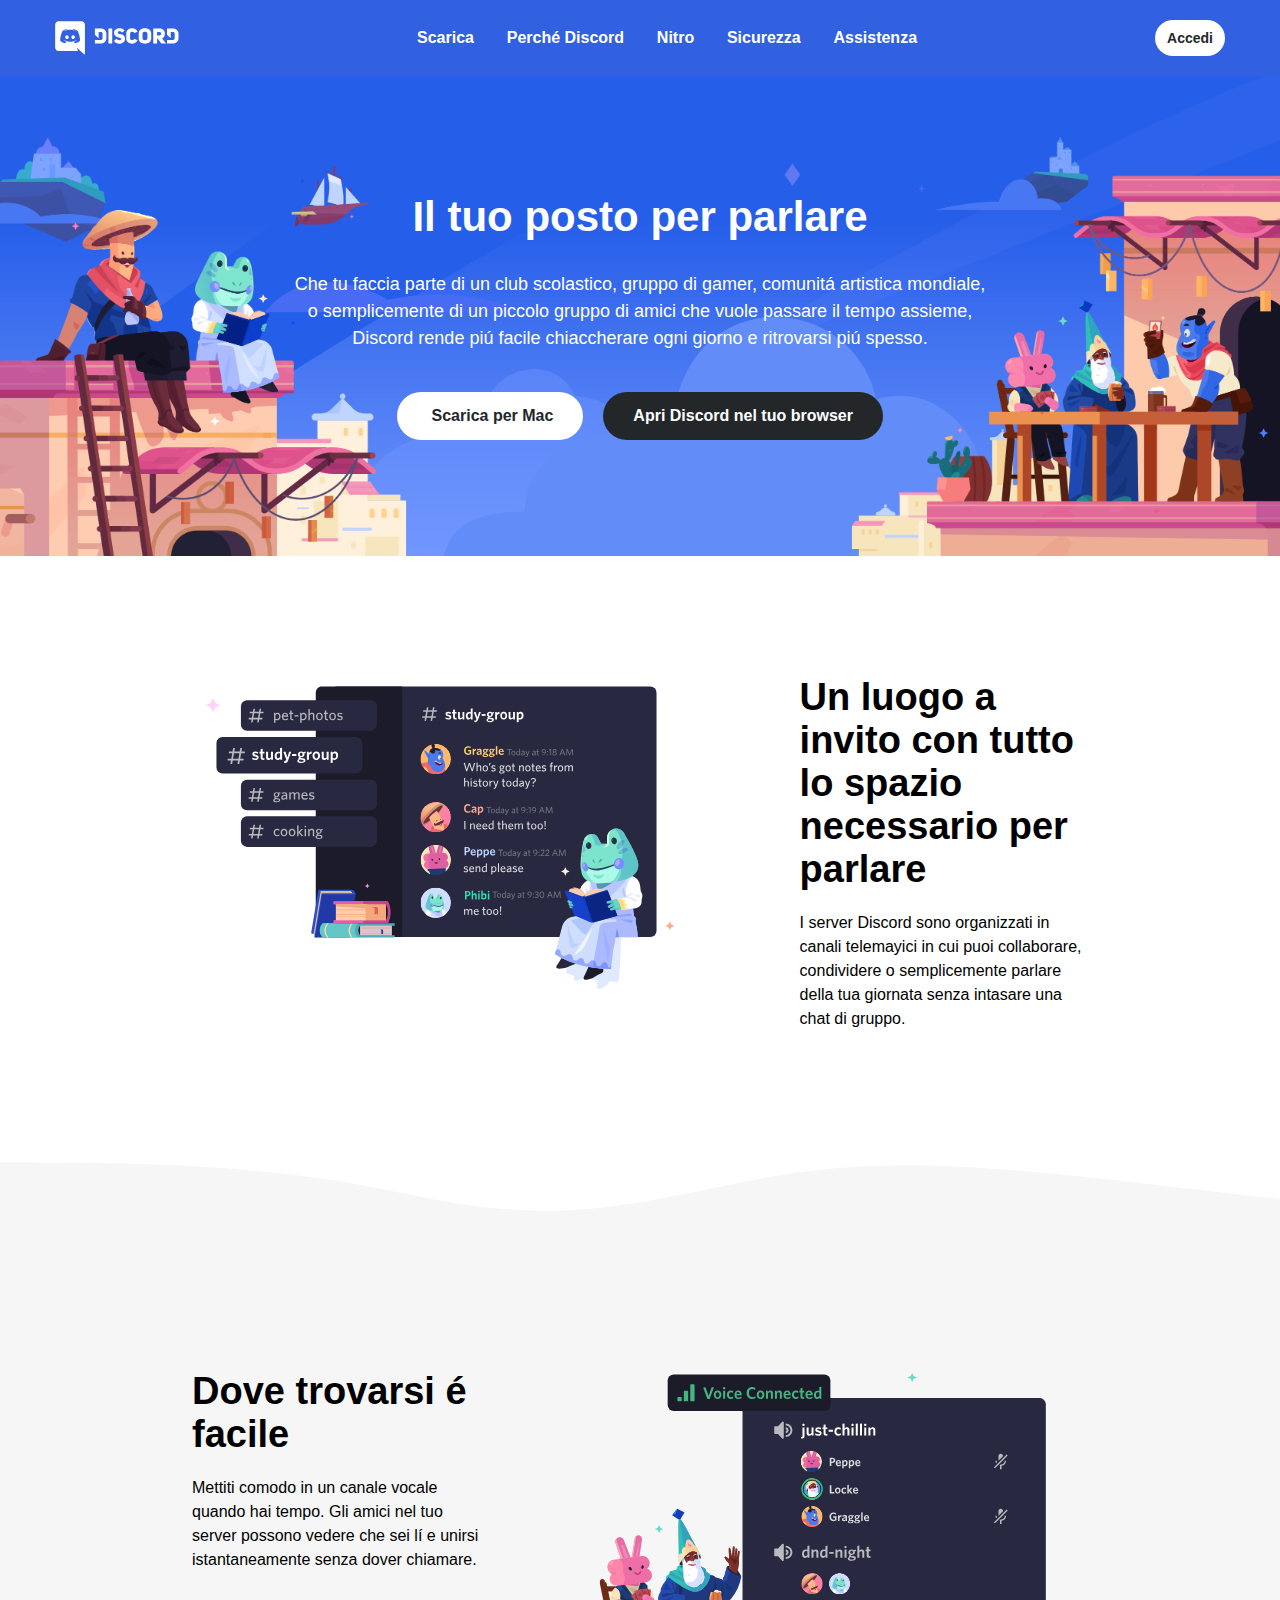
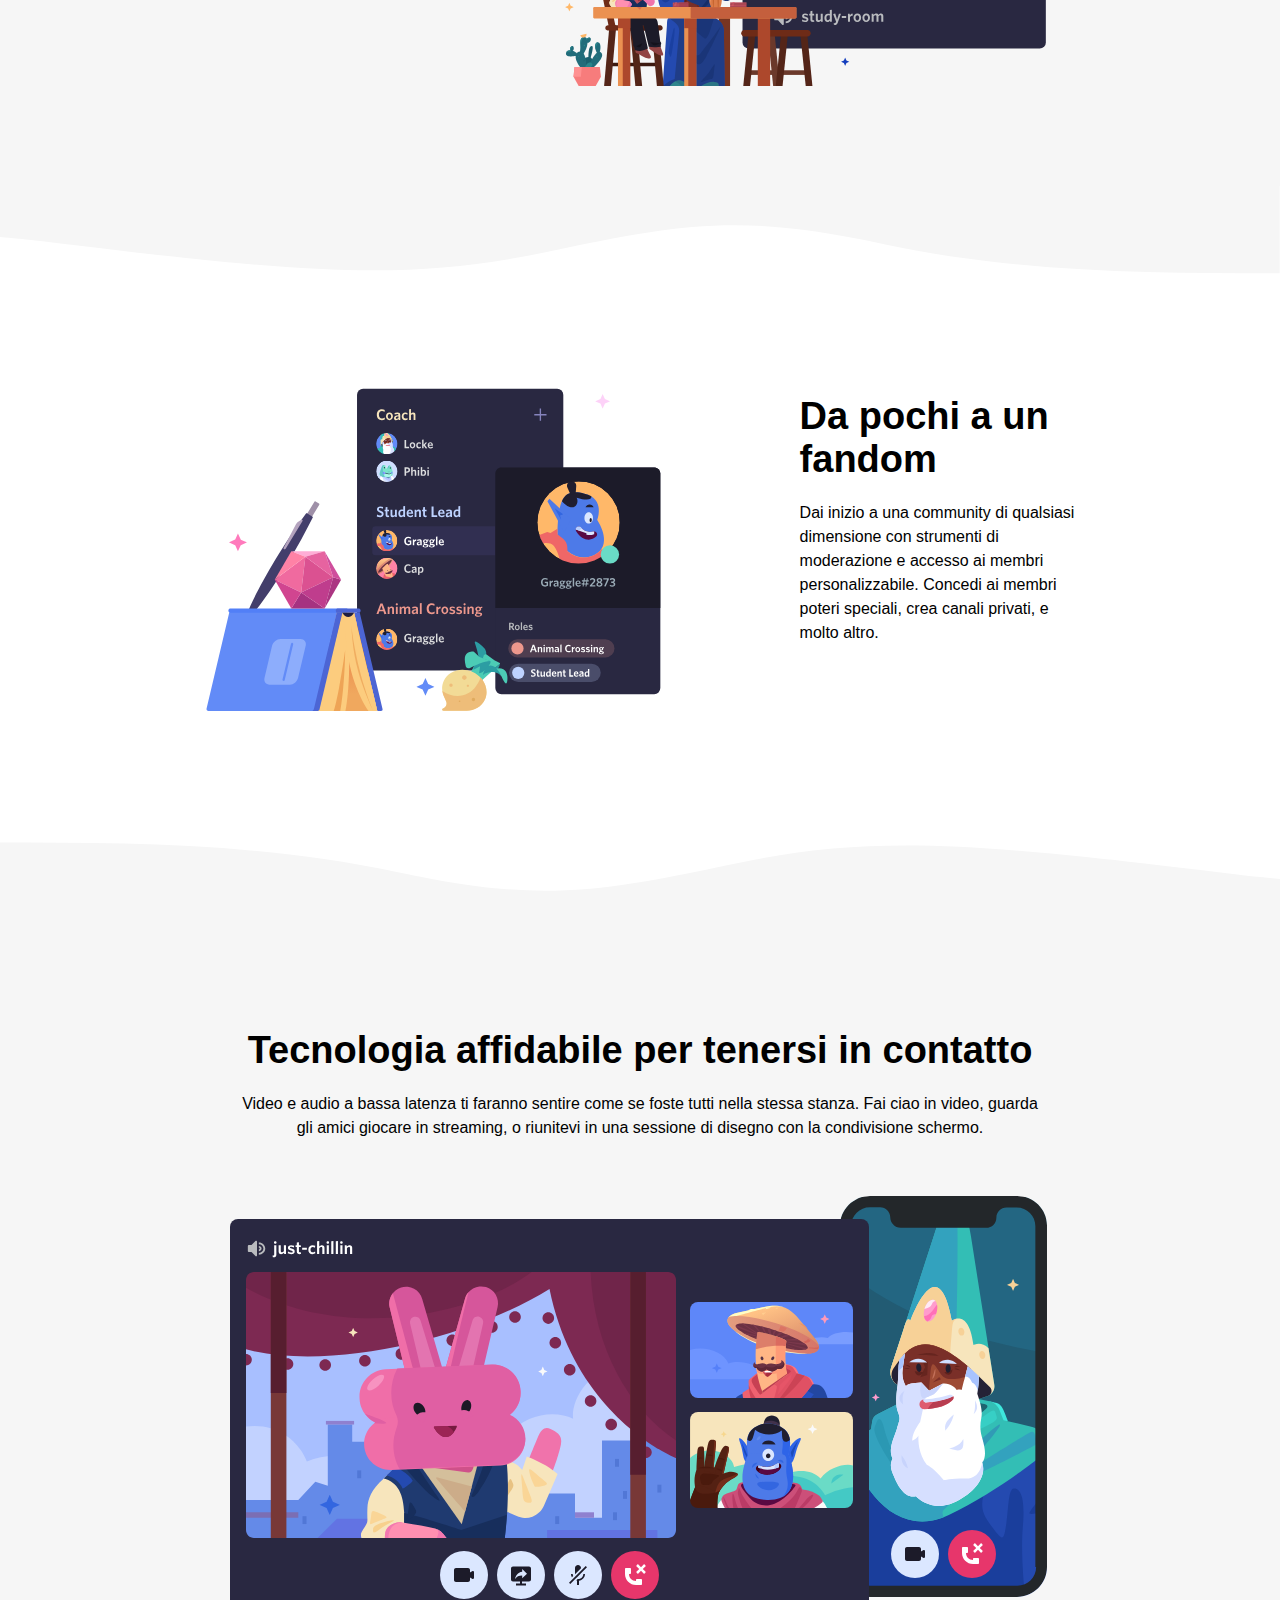
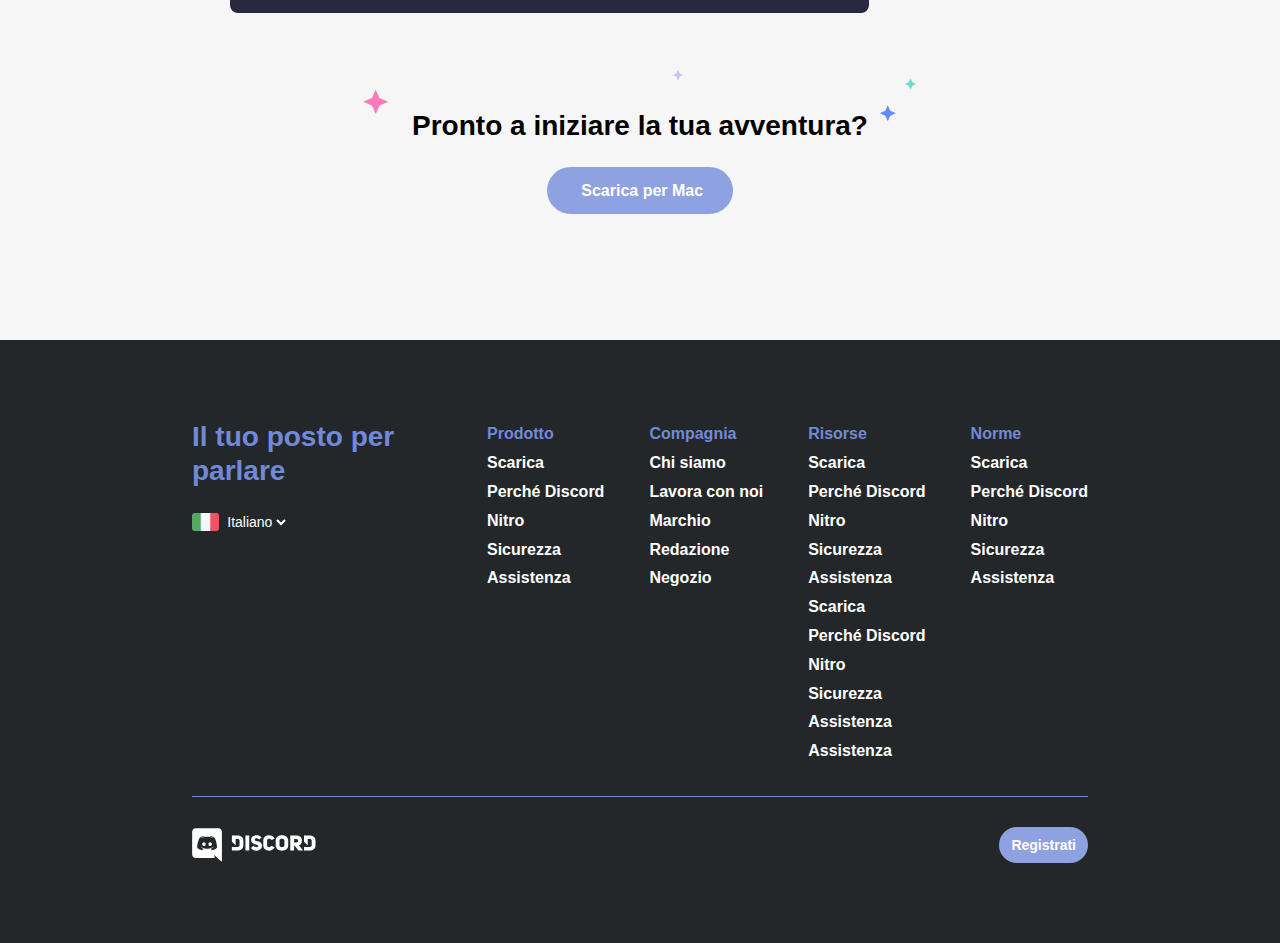
<file: index.html>
<!DOCTYPE html>
<html lang="en">
<head>
    <meta charset="UTF-8">
    <meta http-equiv="X-UA-Compatible" content="IE=edge">
    <meta name="viewport" content="width=device-width, initial-scale=1.0">
    <link rel="stylesheet" href="https://cdnjs.cloudflare.com/ajax/libs/font-awesome/6.2.0/css/all.min.css" integrity="sha512-xh6O/CkQoPOWDdYTDqeRdPCVd1SpvCA9XXcUnZS2FmJNp1coAFzvtCN9BmamE+4aHK8yyUHUSCcJHgXloTyT2A==" crossorigin="anonymous" referrerpolicy="no-referrer" />
    <link rel="stylesheet" href="./css/style.css">
    <title>Discord</title>
</head>
<body>
    
    <!-- HEADER: NAV + HERO -->

    <header>
        <nav class=" container flexbox">
            <img src="img/logo.svg" alt="Discord logo">

            <ul class="flexbox">
                <li><a href="#">Scarica</a></li>
                <li><a href="#">Perch&eacute; Discord</a></li>
                <li><a href="#">Nitro</a></li>
                <li><a href="#">Sicurezza</a></li>
                <li><a href="#">Assistenza</a></li>
            </ul>

            <a class="btn-small" href="#">Accedi</a>
        </nav>

        <section class="hero flexbox">
            <div class="inner-hero">
                <h1>Il tuo posto per parlare</h1>
                <p>Che tu faccia parte di un club scolastico, gruppo di gamer, comunit&aacute; artistica mondiale, o semplicemente di un piccolo gruppo di amici che vuole passare il tempo assieme, Discord rende pi&uacute; facile chiaccherare ogni giorno e ritrovarsi pi&uacute; spesso.</p>
                <div class="buttons-hero">
                    <a href="#" class="btn-big"><i class="fa-solid fa-down-long"></i>&nbsp;Scarica per Mac</a>
                    <a href="#" class="btn-big btn-black">Apri Discord nel tuo browser</a>
                </div>
            </div>
        </section>
    </header>
     
    <!-- MAIN: 4 SECTION -->

    <main>
        <section>
            <div class="flex-container">
                <img class="img-main" src="img/item1.svg" alt="study-group">
                <div class="txt">
                    <h2>Un luogo a invito con tutto lo spazio necessario per parlare</h2>
                    <p>I server Discord sono organizzati in canali telemayici in cui puoi collaborare, condividere o semplicemente parlare della tua giornata senza intasare una chat di gruppo.</p>
                </div>
            </div>
        </section>

        <div class="wave">
            <svg class="wave-1hkxOo" version="1.1" xmlns="http://www.w3.org/2000/svg" viewBox="0 0 1440 100" preserveAspectRatio="none"><path class="wavePath-haxJK1 animationPaused-2hZ4IO" d="M826.337463,25.5396311 C670.970254,58.655965 603.696181,68.7870267 447.802481,35.1443383 C293.342778,1.81111414 137.33377,1.81111414 0,1.81111414 L0,150 L1920,150 L1920,1.81111414 C1739.53523,-16.6853983 1679.86404,73.1607868 1389.7826,37.4859505 C1099.70117,1.81111414 981.704672,-7.57670281 826.337463,25.5396311 Z" fill="currentColor"></path></svg>
        </div>

        <section class="bg-gray">
            <div class="flex-container row-reverse">
                <img class="img-main" src="img/item2.svg" alt="voice connected">
                <div class="txt">
                    <h2>Dove trovarsi &eacute; facile</h2>
                    <p>Mettiti comodo in un canale vocale quando hai tempo. Gli amici nel tuo server possono vedere che sei l&iacute; e unirsi istantaneamente senza dover chiamare.</p>
                </div>
            </div>
        </section>

        <div class="wave-bottom">
            <svg class="wave-1hkxOo" version="1.1" xmlns="http://www.w3.org/2000/svg" viewBox="0 0 1440 100" preserveAspectRatio="none"><path class="wavePath-haxJK1 animationPaused-2hZ4IO" d="M826.337463,25.5396311 C670.970254,58.655965 603.696181,68.7870267 447.802481,35.1443383 C293.342778,1.81111414 137.33377,1.81111414 0,1.81111414 L0,150 L1920,150 L1920,1.81111414 C1739.53523,-16.6853983 1679.86404,73.1607868 1389.7826,37.4859505 C1099.70117,1.81111414 981.704672,-7.57670281 826.337463,25.5396311 Z" fill="currentColor"></path></svg>
        </div>

        <section>
            <div class="flex-container">
                <img class="img-main" src="img/item3.svg" alt="fandom channels">
            <div class="txt">
                <h2>Da pochi a un fandom</h2>
                <p>Dai inizio a una community di qualsiasi dimensione con strumenti di moderazione e accesso ai membri personalizzabile. Concedi ai membri poteri speciali, crea canali privati, e molto altro.</p>
            </div>
            </div>
        </section>

        <div class="wave">
            <svg class="wave-1hkxOo" version="1.1" xmlns="http://www.w3.org/2000/svg" viewBox="0 0 1440 100" preserveAspectRatio="none"><path class="wavePath-haxJK1 animationPaused-2hZ4IO" d="M826.337463,25.5396311 C670.970254,58.655965 603.696181,68.7870267 447.802481,35.1443383 C293.342778,1.81111414 137.33377,1.81111414 0,1.81111414 L0,150 L1920,150 L1920,1.81111414 C1739.53523,-16.6853983 1679.86404,73.1607868 1389.7826,37.4859505 C1099.70117,1.81111414 981.704672,-7.57670281 826.337463,25.5396311 Z" fill="currentColor"></path></svg>
        </div>

        <section class="bg-gray">

            <div class="single-column">
                <div class="contents">
                    <h2>Tecnologia affidabile per tenersi in contatto</h2>
                    <p>Video e audio a bassa latenza ti faranno sentire come se foste tutti nella stessa stanza. Fai ciao in video, guarda gli amici giocare in streaming, o riunitevi in una sessione di disegno con la condivisione schermo.</p>
                </div>
    
                <img src="img/item4-big.svg" alt="">
                
                <div class="call-to-action">
                    <h3>Pronto a iniziare la tua avventura?</h3>
                    <a href="#" class="btn-big btn-liliac"><i class="fa-solid fa-down-long"></i>&nbsp;Scarica per Mac</a>   
                </div>
                
            </div>

        </section>

    </main>

    

    <!-- FOOTER -->

    <footer>
        <div class="footer-container">
            <div class="footer-row">
                <div class="footer-col">
                    <h3>Il tuo posto per parlare</h3>
                    
                    <img class="flag" src="img/ita.png" alt="italian flag">
                    
                     <select class="lang">
                        <option>Italiano</option>
                        <option>English</option>
                     </select>

                    <div class="social-links">
                        <a href="#"><i class="fab fa-twitter"></i></a>
                        <a href="#"><i class="fab fa-instagram"></i></a>
                        <a href="#"><i class="fab fa-facebook-f"></i></a>
                        <a href="#"><i class="fab fa-youtube"></i></a>
                    </div>
                </div>
                <div class="footer-col">
                    <h4>Prodotto</h4>
                    <ul>
                        <li><a href="#">Scarica</a></li>
                        <li><a href="#">Perch&eacute Discord</a></li>
                        <li><a href="#">Nitro</a></li>
                        <li><a href="#">Sicurezza</a></li>
                        <li><a href="#">Assistenza</a></li>
                    </ul>
                </div>

                <div class="footer-col">
                    <h4>Compagnia</h4>
                    <ul>
                        <li><a href="#">Chi siamo</a></li>
                        <li><a href="#">Lavora con noi</a></li>
                        <li><a href="#">Marchio</a></li>
                        <li><a href="#">Redazione</a></li>
                        <li><a href="#">Negozio</a></li>

                    </ul>
                </div>

                <div class="footer-col">
                    <h4>Risorse</h4>
                    <ul>
                        <li><a href="#">Scarica</a></li>
                        <li><a href="#">Perch&eacute Discord</a></li>
                        <li><a href="#">Nitro</a></li>
                        <li><a href="#">Sicurezza</a></li>
                        <li><a href="#">Assistenza</a></li>
                        <li><a href="#">Scarica</a></li>
                        <li><a href="#">Perch&eacute Discord</a></li>
                        <li><a href="#">Nitro</a></li>
                        <li><a href="#">Sicurezza</a></li>
                        <li><a href="#">Assistenza</a></li>
                        <li><a href="#">Assistenza</a></li>
                    </ul>
                </div>

                <div class="footer-col">
                    <h4>Norme</h4>
                    <ul>
                        <li><a href="#">Scarica</a></li>
                        <li><a href="#">Perch&eacute Discord</a></li>
                        <li><a href="#">Nitro</a></li>
                        <li><a href="#">Sicurezza</a></li>
                        <li><a href="#">Assistenza</a></li>
                    </ul>
                </div>
            </div>

            <div class="footer-bottom">
                <img src="img/logo.svg" alt="Discord logo">
                <a class="btn-small btn-liliac" href="#">Registrati</a>
            </div>

        </div>



    </footer>

      

</body>
</html>
</file>
<file: css/style.css>
/* COLORS ROOT  */

:root{
    --black: #23272a;
    --white: #ffffff;
    --gray: #f6f6f6;
    --blue: #3161e0;
    --liliac-btn: #8ea1e1 ;
    --liliac-txt: #7289da ;
}

/* UTILITY */
*{
    margin: 0;
    padding: 0;
    box-sizing: border-box;   
}

/* GENERAL RULES */

body{
    font-family: Helvetica, Arial, sans-serif;
    background-color: var(--white);
}

.container{
    max-width: 1170px;
    margin: 0 auto;
}

header{
    background-color: var(--blue);
    color: var(--white);
}

footer{
    background-color: var(--black);
    color: var(--white);
}

li{
    list-style: none;
    font-weight: bold;
}

li a{
    color: var(--white);
    text-decoration: none;
}

nav a:hover{
    text-decoration: underline;
}

.btn-small{
    background-color: var(--white);
    color: var(--black);
    border-radius: 20px;
    padding: 10px 12px;
    text-decoration: none;
    font-size: 14px;
    font-weight: bold;
}

.btn-big{
    background-color: var(--white);
    color: var(--black);
    border-radius: 50px;
    padding: 15px 30px;
    text-decoration: none;
    font-size: 16px;
    font-weight: bold;
}

.btn-black{
    background-color: var(--black);
    color: var(--white);
}

.btn-liliac{
    background-color: var(--liliac-btn);
    color: var(--white);
}

/* HEADER */

.flexbox{
    display: flex;
    flex-flow: row wrap;
    justify-content: space-between;
    align-items: center;
}

nav{
    padding: 20px 0;
}

header nav ul{
    min-width: 500px;
}

.hero{
    background-image: url('../img/jumbo.png');
    background-size: cover;
    height: 480px;
    display: flex;
    justify-content: center;
    align-items: center;
}

.inner-hero{
    text-align: center;
    max-width: 700px;
}

h1{
    font-size: 42px;
    padding-bottom: 30px;
}

header p{
    font-size: 18px;
    padding-bottom: 40px;
    line-height: 1.5;
}

.buttons-hero{
    display: flex;
    justify-content: center;
    align-items: center;
    column-gap: 20px;
}

.buttons-hero a:hover{ 
    box-shadow: 5px 10px 20px var(--gray);
}

/*MAIN */

.bg-gray{
    background-color: var(--gray);
}

main h2{
    font-size: 38px;
    padding-bottom: 20px;
}

main h3{
    font-size: 28px;
    padding-bottom: 40px;
}

main p{
    font-size: 16px;
    line-height: 1.5;
}

.flex-container, .single-column{
    max-width: 1170px;
    width: 70%;
    margin: 0 auto;
}

.flex-container{
    padding: 100px  0;
    display: flex;
    justify-content: center;
    align-items: flex-start;
}

.img-main{
    width: 60%;
    padding-right: 20px;
}

.txt{
    width: 40%;
    padding-left: 70px;
    padding-top: 20px;
}

.row-reverse{
    flex-direction: row-reverse; 
}

.row-reverse .txt{
   padding-right: 60px;
   padding-left: 0;
}

.wave svg{
    color: var(--gray);
    display: block;
    padding-top: 30px;
}

.wave-bottom svg{
    color: var(--gray);
    display: block;
    transform: rotate(180deg);
    
}

.single-column{
    padding: 100px 0;
    text-align: center;
    display: flex;
    flex-direction: column;
    justify-content: space-between;
    align-items: center; 
}

.contents{
    width: 800px;
}

.call-to-action{
    background-image: url('../img/stars.svg');
    background-size: contain;
    background-repeat: no-repeat;
    padding: 40px 50px;   
}

/* FOOTER */

.footer-container{
    max-width: 1170px;
    width: 70%;
    margin: 0 auto;
    padding: 80px 0;
}

.footer-row{
    line-height: 1.8;
    display: flex;
    flex-wrap: wrap;
    justify-content: space-between;
    padding-bottom: 30px;
    border-bottom: 1px solid var(--liliac-txt);
}

.footer-col h3{
    font-size: 28px;
    line-height: 1.2;
    color: var(--liliac-txt);
    padding-bottom: 20px;
    width: 250px;
}

.lang{
     background: var(--black); 
    color: var(--white);
    border: none;
    font-size: 14px;
   
}

.footer-col h4{
    color: var(--liliac-txt);
}

.footer-bottom{
   display: flex;
   justify-content: space-between;
   padding-top: 30px;
}

.social-links i{
    padding: 20px 20px 0 0;
    color: var(--white);
    transform: scale(1.2);
}

.footer-row a:hover{
    text-decoration: underline;
}

.flag{
    height: 18px;
    vertical-align: middle;
}
</file>
